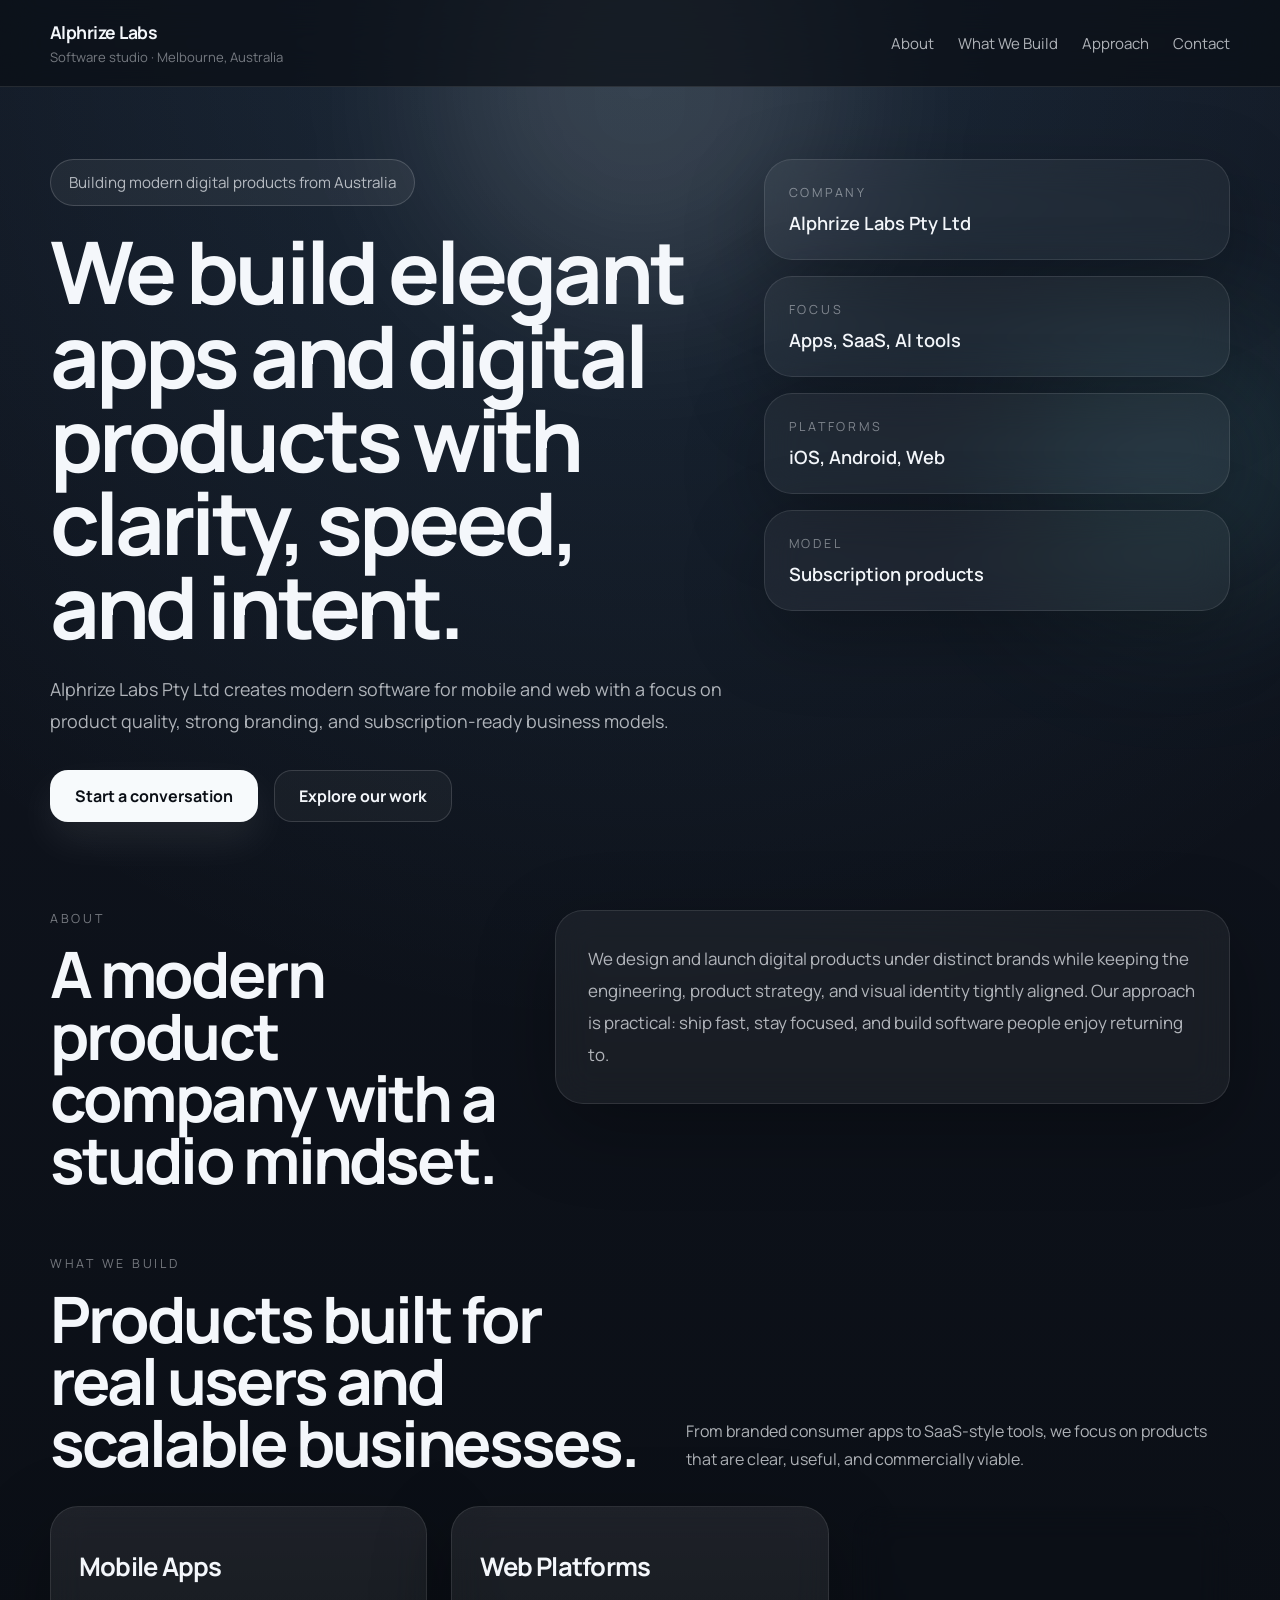
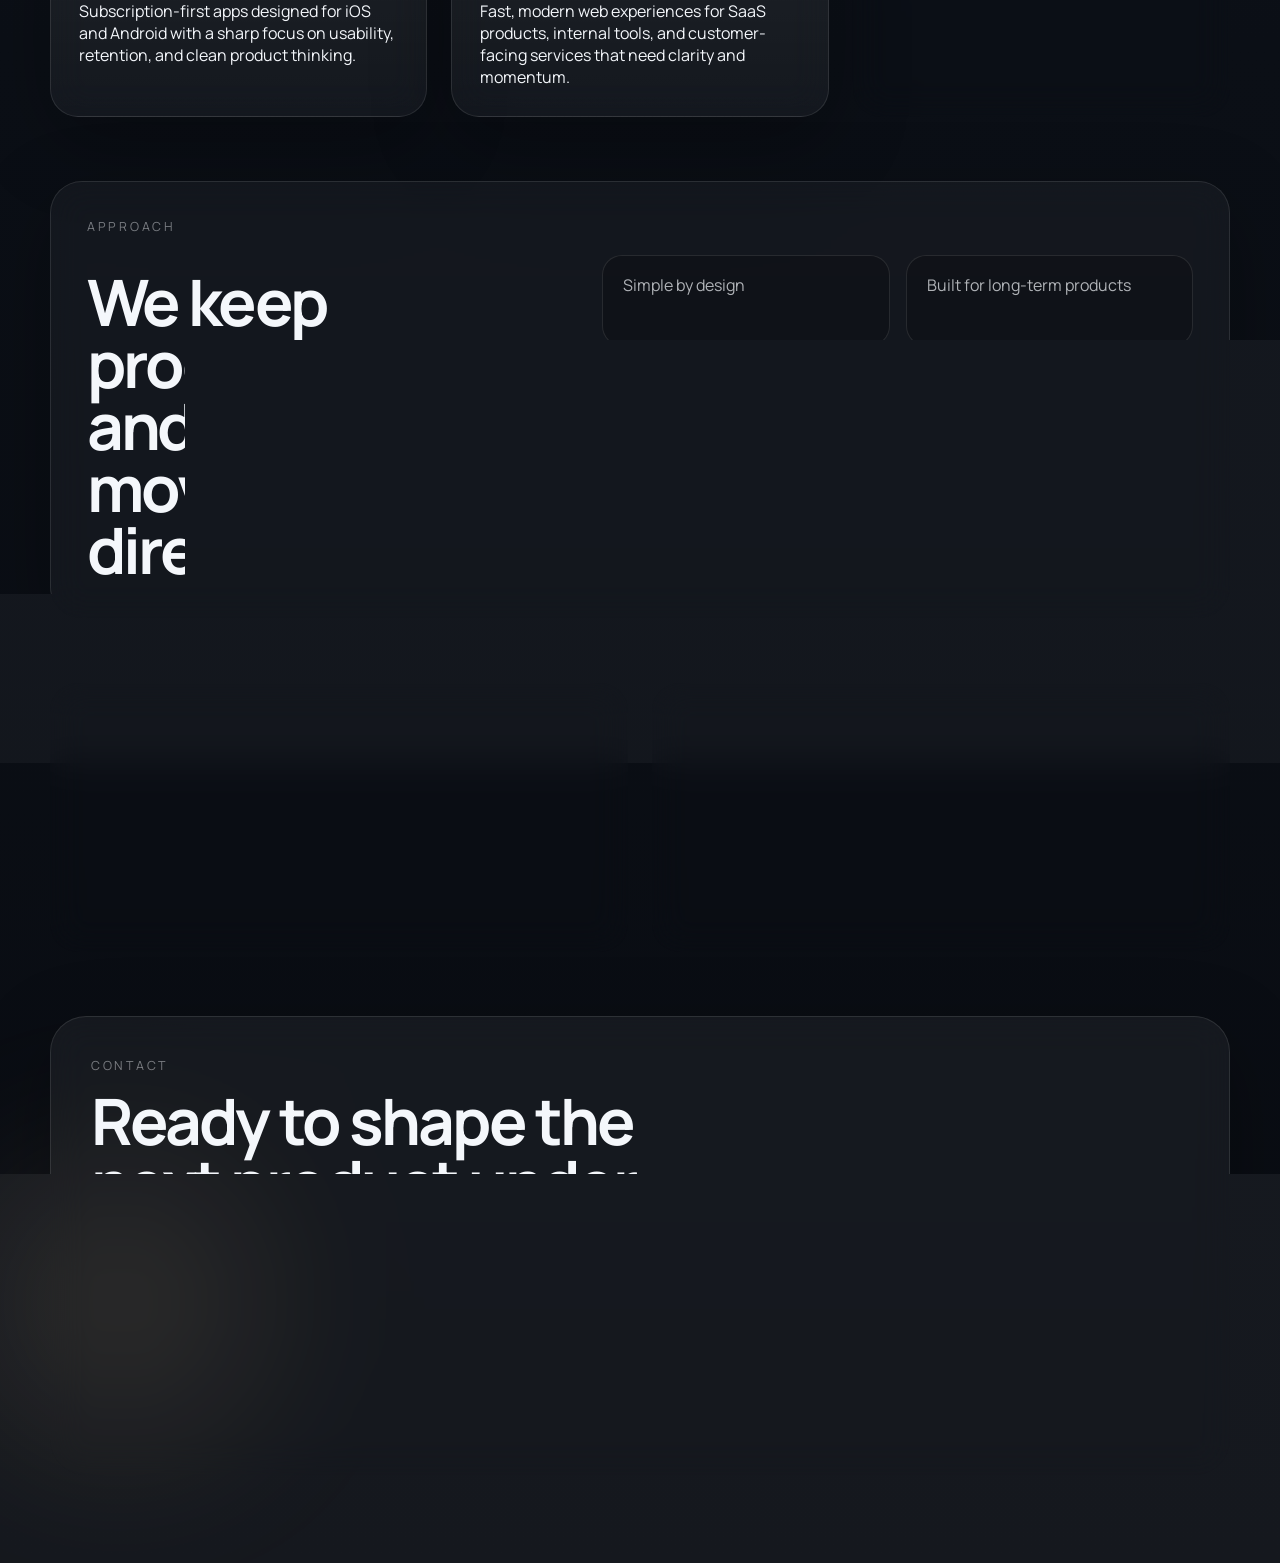
<file: index.html>
<!doctype html>
<html lang="en">
  <head>
    <meta charset="UTF-8" />
    <meta name="viewport" content="width=device-width, initial-scale=1.0" />
    <title>Alphrize Labs</title>
    <meta
      name="description"
      content="Alphrize Labs builds elegant apps and digital products for mobile and web."
    />
    <meta property="og:title" content="Alphrize Labs" />
    <meta
      property="og:description"
      content="Modern software for mobile and web with a focus on product quality, branding, and subscription-ready business models."
    />
    <meta property="og:type" content="website" />
    <meta property="og:url" content="https://alphrize.com" />
    <meta name="theme-color" content="#0b0f16" />
    <link rel="preconnect" href="https://fonts.googleapis.com" />
    <link rel="preconnect" href="https://fonts.gstatic.com" crossorigin />
    <link
      href="https://fonts.googleapis.com/css2?family=Manrope:wght@400;500;600;700;800&display=swap"
      rel="stylesheet"
    />
    <link rel="stylesheet" href="./styles.css" />
    <script
      defer
      src="https://umami.2z2z.org/script.js"
      data-website-id="5d8135bd-3d35-4781-a301-ee750aa08816"
    ></script>
  </head>
  <body>
    <div class="page-shell">
      <div class="ambient ambient-a"></div>
      <div class="ambient ambient-b"></div>
      <div class="ambient ambient-c"></div>

      <header class="site-header">
        <div class="container header-row">
          <div>
            <div class="brand">Alphrize Labs</div>
            <div class="brand-meta">Software studio · Melbourne, Australia</div>
          </div>
          <nav class="site-nav" aria-label="Primary">
            <a href="#about">About</a>
            <a href="#products">What We Build</a>
            <a href="#approach">Approach</a>
            <a href="#contact">Contact</a>
          </nav>
        </div>
      </header>

      <main>
        <section class="hero container">
          <div class="hero-copy">
            <div class="eyebrow-pill">Building modern digital products from Australia</div>
            <h1>We build elegant apps and digital products with clarity, speed, and intent.</h1>
            <p class="hero-text">
              Alphrize Labs Pty Ltd creates modern software for mobile and web with a
              focus on product quality, strong branding, and subscription-ready business
              models.
            </p>
            <div class="button-row">
              <a class="button button-primary" href="#contact">Start a conversation</a>
              <a class="button button-secondary" href="#products">Explore our work</a>
            </div>
          </div>

          <div class="hero-cards" aria-label="Company highlights">
            <article class="info-card">
              <div class="card-label">Company</div>
              <div class="card-value">Alphrize Labs Pty Ltd</div>
            </article>
            <article class="info-card">
              <div class="card-label">Focus</div>
              <div class="card-value">Apps, SaaS, AI tools</div>
            </article>
            <article class="info-card">
              <div class="card-label">Platforms</div>
              <div class="card-value">iOS, Android, Web</div>
            </article>
            <article class="info-card">
              <div class="card-label">Model</div>
              <div class="card-value">Subscription products</div>
            </article>
          </div>
        </section>

        <section id="about" class="section container section-split">
          <div>
            <div class="section-kicker">About</div>
            <h2>A modern product company with a studio mindset.</h2>
          </div>
          <div class="panel panel-large">
            We design and launch digital products under distinct brands while keeping the
            engineering, product strategy, and visual identity tightly aligned. Our
            approach is practical: ship fast, stay focused, and build software people
            enjoy returning to.
          </div>
        </section>

        <section id="products" class="section container">
          <div class="section-heading">
            <div>
              <div class="section-kicker">What We Build</div>
              <h2>Products built for real users and scalable businesses.</h2>
            </div>
            <p>
              From branded consumer apps to SaaS-style tools, we focus on products that
              are clear, useful, and commercially viable.
            </p>
          </div>

          <div class="card-grid">
            <article class="feature-card">
              <h3>Mobile Apps</h3>
              <p>
                Subscription-first apps designed for iOS and Android with a sharp focus
                on usability, retention, and clean product thinking.
              </p>
            </article>
            <article class="feature-card">
              <h3>Web Platforms</h3>
              <p>
                Fast, modern web experiences for SaaS products, internal tools, and
                customer-facing services that need clarity and momentum.
              </p>
            </article>
            <article class="feature-card">
              <h3>AI-Enhanced Tools</h3>
              <p>
                Practical software that turns complex workflows into simple, elegant
                products people can actually use every day.
              </p>
            </article>
          </div>
        </section>

        <section id="approach" class="section container">
          <div class="panel panel-highlight">
            <div class="section-kicker">Approach</div>
            <div class="approach-grid">
              <div>
                <h2>We keep product, design, and engineering moving in one direction.</h2>
              </div>
              <div class="principles-grid">
                <div class="principle-pill">Simple by design</div>
                <div class="principle-pill">Built for long-term products</div>
                <div class="principle-pill">Mobile-first user experience</div>
                <div class="principle-pill">Subscription-ready business models</div>
                <div class="principle-pill">Fast iteration, polished delivery</div>
                <div class="principle-pill">Brand-first software thinking</div>
              </div>
            </div>
          </div>
        </section>

        <section class="section container two-up">
          <article class="panel">
            <div class="section-kicker">Brand Structure</div>
            <h3>One company, multiple product brands.</h3>
            <p>
              Alphrize Labs Pty Ltd serves as the parent company behind product-led
              software brands, allowing each app or platform to develop its own identity
              while benefiting from a consistent core product philosophy.
            </p>
          </article>
          <article class="panel">
            <div class="section-kicker">Launch Readiness</div>
            <h3>Designed for App Store and Play Store growth.</h3>
            <p>
              Our positioning supports direct-to-consumer software, recurring
              subscriptions, and future expansion across multiple products and markets.
            </p>
          </article>
        </section>

        <section id="contact" class="section container contact-section">
          <div class="panel panel-contact">
            <div class="section-kicker">Contact</div>
            <h2>Ready to shape the next product under Alphrize Labs?</h2>
            <p>
              Use this site as the company foundation and expand it later with product
              pages, team details, legal documents, investor information, or app landing
              pages.
            </p>
            <div class="button-row">
              <a class="button button-primary" href="mailto:hello@alphrize.com">
                hello@alphrize.com
              </a>
              <div class="button button-ghost">Melbourne · Australia</div>
            </div>
          </div>
        </section>
      </main>
    </div>
  </body>
</html>
</file>
<file: styles.css>
:root {
  --bg: #0b0f16;
  --bg-soft: rgba(255, 255, 255, 0.05);
  --bg-strong: rgba(255, 255, 255, 0.08);
  --line: rgba(255, 255, 255, 0.1);
  --text: #f4f7fb;
  --muted: rgba(244, 247, 251, 0.7);
  --subtle: rgba(244, 247, 251, 0.45);
  --accent: #86f7ff;
  --accent-warm: #ffd7a1;
  --shadow: 0 24px 80px rgba(0, 0, 0, 0.28);
  --radius-lg: 28px;
  --radius-xl: 36px;
  --container: 1180px;
}

* {
  box-sizing: border-box;
}

html {
  scroll-behavior: smooth;
}

body {
  margin: 0;
  font-family: "Manrope", sans-serif;
  background:
    radial-gradient(circle at top, rgba(120, 201, 255, 0.12), transparent 32%),
    linear-gradient(180deg, #101520 0%, #0b0f16 52%, #090c12 100%);
  color: var(--text);
}

a {
  color: inherit;
  text-decoration: none;
}

.page-shell {
  position: relative;
  min-height: 100vh;
  overflow: clip;
}

.ambient {
  position: absolute;
  border-radius: 999px;
  filter: blur(84px);
  pointer-events: none;
}

.ambient-a {
  top: -120px;
  left: 50%;
  width: 420px;
  height: 420px;
  transform: translateX(-50%);
  background: rgba(255, 255, 255, 0.12);
}

.ambient-b {
  right: -40px;
  top: 320px;
  width: 280px;
  height: 280px;
  background: rgba(134, 247, 255, 0.12);
}

.ambient-c {
  left: -20px;
  bottom: 120px;
  width: 280px;
  height: 280px;
  background: rgba(255, 215, 161, 0.1);
}

.container {
  width: min(calc(100% - 32px), var(--container));
  margin: 0 auto;
}

.site-header {
  position: sticky;
  top: 0;
  z-index: 20;
  background: rgba(11, 15, 22, 0.72);
  backdrop-filter: blur(18px);
  border-bottom: 1px solid var(--line);
}

.header-row {
  display: flex;
  align-items: center;
  justify-content: space-between;
  gap: 24px;
  padding: 20px 0;
}

.brand {
  font-size: 1.1rem;
  font-weight: 700;
  letter-spacing: -0.03em;
}

.brand-meta {
  margin-top: 4px;
  font-size: 0.82rem;
  color: var(--subtle);
}

.site-nav {
  display: flex;
  gap: 24px;
  color: var(--muted);
  font-size: 0.94rem;
}

.site-nav a:hover {
  color: var(--text);
}

.hero {
  position: relative;
  z-index: 1;
  display: grid;
  grid-template-columns: minmax(0, 1.3fr) minmax(280px, 0.9fr);
  gap: 40px;
  padding: 72px 0 56px;
}

.eyebrow-pill {
  display: inline-flex;
  align-items: center;
  border: 1px solid rgba(255, 255, 255, 0.16);
  background: rgba(255, 255, 255, 0.06);
  border-radius: 999px;
  padding: 12px 18px;
  color: var(--muted);
  font-size: 0.95rem;
}

.hero h1,
.section h2 {
  margin: 0;
  letter-spacing: -0.045em;
  line-height: 0.97;
}

.hero h1 {
  margin-top: 24px;
  font-size: clamp(3rem, 8vw, 5.4rem);
  max-width: 12ch;
}

.hero-text,
.panel p,
.section-heading p {
  color: var(--muted);
  line-height: 1.8;
}

.hero-text {
  max-width: 42rem;
  margin-top: 24px;
  font-size: 1.12rem;
}

.button-row {
  display: flex;
  flex-wrap: wrap;
  gap: 16px;
  margin-top: 32px;
}

.button {
  display: inline-flex;
  align-items: center;
  justify-content: center;
  min-height: 52px;
  padding: 0 24px;
  border-radius: 18px;
  border: 1px solid transparent;
  font-weight: 700;
  transition:
    transform 0.22s ease,
    background 0.22s ease,
    border-color 0.22s ease,
    color 0.22s ease;
}

.button:hover {
  transform: translateY(-1px);
}

.button-primary {
  background: #f7fafc;
  color: #0b0f16;
  box-shadow: 0 18px 40px rgba(255, 255, 255, 0.08);
}

.button-secondary,
.button-ghost {
  border-color: rgba(255, 255, 255, 0.14);
  background: rgba(255, 255, 255, 0.04);
  color: var(--text);
}

.button-secondary:hover,
.button-ghost:hover {
  background: rgba(255, 255, 255, 0.08);
}

.hero-cards {
  display: grid;
  gap: 16px;
  align-content: start;
}

.info-card,
.panel,
.feature-card {
  border: 1px solid var(--line);
  background: var(--bg-soft);
  box-shadow: var(--shadow);
  backdrop-filter: blur(18px);
}

.info-card {
  padding: 24px;
  border-radius: var(--radius-lg);
}

.card-label,
.section-kicker {
  font-size: 0.78rem;
  text-transform: uppercase;
  letter-spacing: 0.22em;
  color: var(--subtle);
}

.card-value {
  margin-top: 10px;
  font-size: 1.14rem;
  font-weight: 600;
}

.section {
  position: relative;
  z-index: 1;
  padding: 32px 0;
}

.section h2 {
  margin-top: 16px;
  font-size: clamp(2.3rem, 5vw, 4rem);
  max-width: 14ch;
}

.section-split {
  display: grid;
  grid-template-columns: minmax(0, 0.7fr) minmax(0, 1fr);
  gap: 32px;
  align-items: start;
}

.panel {
  padding: 32px;
  border-radius: var(--radius-lg);
}

.panel-large {
  font-size: 1.06rem;
  line-height: 1.9;
  color: var(--muted);
}

.section-heading {
  display: flex;
  justify-content: space-between;
  align-items: end;
  gap: 24px;
}

.section-heading p {
  max-width: 34rem;
  margin: 0;
}

.card-grid {
  display: grid;
  grid-template-columns: repeat(3, minmax(0, 1fr));
  gap: 24px;
  margin-top: 32px;
}

.feature-card {
  padding: 28px;
  border-radius: var(--radius-lg);
  background: linear-gradient(180deg, rgba(255, 255, 255, 0.08), rgba(255, 255, 255, 0.04));
  transition:
    transform 0.24s ease,
    border-color 0.24s ease;
}

.feature-card:hover {
  transform: translateY(-4px);
  border-color: rgba(255, 255, 255, 0.18);
}

.feature-card h3,
.panel h3 {
  margin: 14px 0 0;
  font-size: 1.6rem;
  letter-spacing: -0.03em;
}

.feature-card p,
.panel p {
  margin: 16px 0 0;
}

.panel-highlight {
  padding: 36px;
  border-radius: 32px;
  background: rgba(255, 255, 255, 0.04);
}

.approach-grid {
  display: grid;
  grid-template-columns: minmax(0, 0.9fr) minmax(0, 1.1fr);
  gap: 32px;
  margin-top: 20px;
}

.principles-grid {
  display: grid;
  grid-template-columns: repeat(2, minmax(0, 1fr));
  gap: 16px;
}

.principle-pill {
  padding: 18px 20px;
  border-radius: 20px;
  border: 1px solid var(--line);
  background: rgba(0, 0, 0, 0.2);
  color: var(--muted);
}

.two-up {
  display: grid;
  grid-template-columns: repeat(2, minmax(0, 1fr));
  gap: 24px;
}

.contact-section {
  padding-bottom: 88px;
}

.panel-contact {
  padding: 40px;
  border-radius: var(--radius-xl);
}

.panel-contact h2 {
  max-width: 14ch;
}

@media (max-width: 960px) {
  .site-nav,
  .hero,
  .section-split,
  .section-heading,
  .card-grid,
  .approach-grid,
  .two-up,
  .principles-grid {
    grid-template-columns: 1fr;
    display: grid;
  }

  .site-nav {
    display: none;
  }

  .section-heading {
    align-items: start;
  }

  .hero {
    padding-top: 56px;
  }
}

@media (max-width: 640px) {
  .container {
    width: min(calc(100% - 24px), var(--container));
  }

  .header-row {
    padding: 16px 0;
  }

  .hero h1 {
    max-width: none;
  }

  .panel,
  .feature-card,
  .panel-highlight,
  .panel-contact,
  .info-card {
    padding: 24px;
  }

  .button {
    width: 100%;
  }
}
</file>
